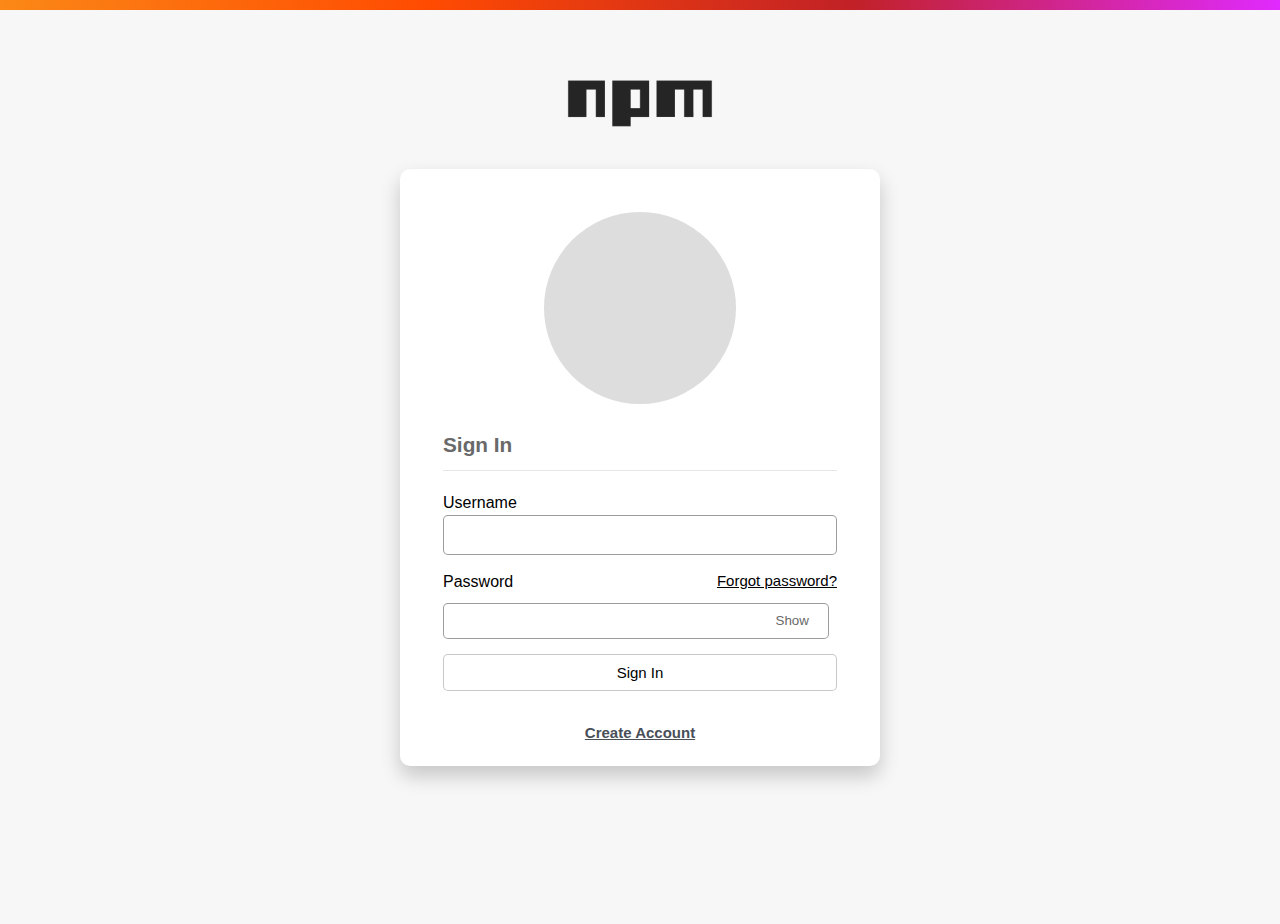
<file: signIn.html>
<!DOCTYPE html>
<html lang="en">
<head>
    <meta charset="UTF-8">
    <meta name="viewport" content="width=device-width, initial-scale=1.0">
    <title>npm | Sign In</title>
    <link rel="stylesheet" href="signinstyle.css">
    <link rel="shortcut icon" href="./img/favicon.png" type="image/x-icon">
</head>
<body>
    <div class="topl"></div>
    <main>
        <header>
            <a href="index.html"><img src="./img/npm.png" alt="npm logo"></a>
        </header>
        <form action="" autocomplete="off">
            <article>
            </article>
            <h1>Sign In</h1>
            <p>Username</p>
            <input type="text" name="name" id="name" required>
            <!-- <p><a href="#">Forgot password?</a></p> -->
            <div class="pw">Password <a href="#">Forgot password?</a></div>
            <input type="password" name="password" id="password">
            <button id="show">Show</button>
            <input type="button" value="Sign In">
            <a href="#">Create Account</a>
        </form>
    </main>
</body>
</html>
</file>
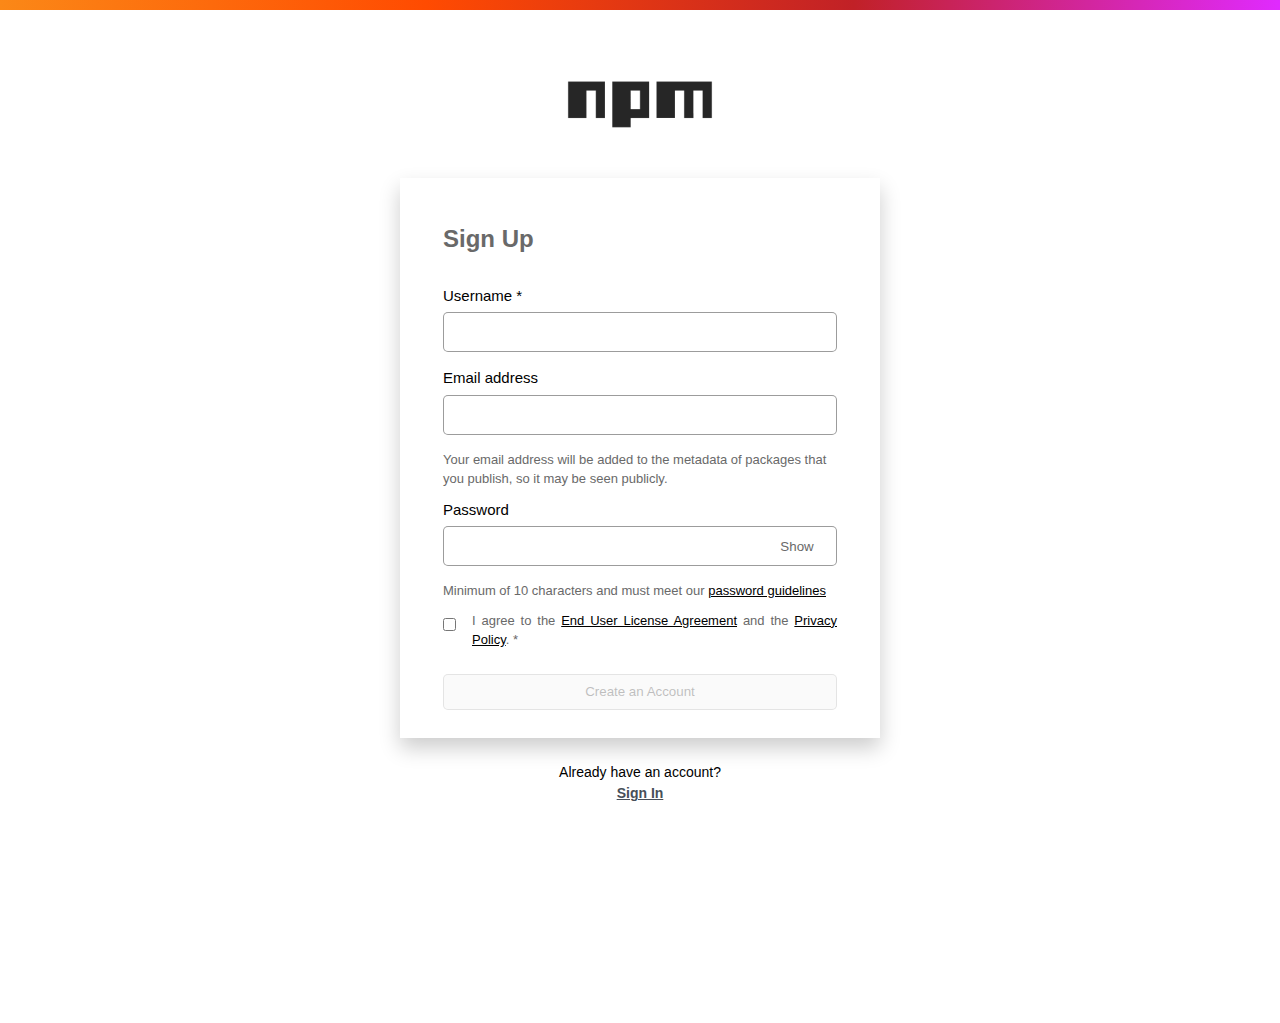
<file: signUp.html>
<!DOCTYPE html>
<html lang="en">
<head>
    <meta charset="UTF-8">
    <meta name="viewport" content="width=device-width, initial-scale=1.0">
    <title>npm | Sign Up</title>
    <link rel="stylesheet" href="signUpstyle.css">
    <link rel="shortcut icon" href="./img/favicon.png" type="image/x-icon">
</head>
<body>
    <div class="container">
        <div class="topl"></div>
        <main>
            <header>
                <a href="index.html"><img src="./img/npm.png" alt="npm logo"></a>
            </header>
            <article>
                <form action="" autocomplete="off">
                    <h1>Sign Up</h1>
                    <p>Username *</p>
                    <input type="text" name="name" id="name" required>
                    <p>Email address</p>
                    <input type="email" name="email" id="email">
                    <span>Your email address will be added to the metadata of packages that you publish, so it may be seen publicly.</span>
                    <p id="pa">Password</p>
                    <input type="password" name="password" id="password">
                    <button id="show">Show</button>
                    <span>Minimum of 10 characters and must meet our <a href="#">password guidelines</a></span>
                    <div class="box2">
                        <input type="checkbox" name="check" id="check">
                        <span>I agree to the <a href="#">End User License Agreement</a> and the <a href="#">Privacy Policy</a>. *</span>
                    </div>
                    <input type="button" value="Create an Account">
                </form>
                <span>Already have an account?</span>
                <a href="#">Sign In</a>
            </article>
        </main>
    </div>
</body>
</html>
</file>
<file: signinstyle.css>
*{
    margin: 0;
    padding: 0;
    box-sizing: border-box;
    line-height: 1.5;
    font-family: 'Source Sans Pro', 'Lucida Grande', sans-serif;
}
body{
    background: #F7F7F7;
}
.topl{
    height:0.65rem;
    background-image:linear-gradient(to right , #fb8817, #ff4b01, #c12127, #e02aff);
}
main{
    height: 53.9rem;
    width: 30rem;
    margin-left: auto;
    margin-right: auto;
}
img{
    display: block;
    margin:3.2rem auto 1.5rem ;
    height: 5.21rem;
    opacity: 85%;
}
form{
    display: block;
    border: solid transparent;
    height: 37.3rem;
    background-color: white;
    box-shadow: 0 10px 20px rgba(0, 0, 0, .2);
    padding: 2.5rem 2.5rem 0;
    margin-bottom: 1.5rem;
    border-radius: 10px;
    position: relative;
}
article{
    margin-left: auto;
    margin-right: auto;
    height: 12rem;
    width: 12rem;
    border-radius: 50%;
    background: #DDDDDD;
}

h1{
    color: dimgray;
    font-size: 1.3rem;
    font-weight: bold;
    padding-bottom: 10px;
    margin:25px 0 20px;
    border-bottom:0.5px solid #E5E5E5;
}
input[type=text],input[type=password]{
    width: 100%;
    height: 2.5rem;
    margin-bottom: 15px;
    border: 1px solid rgba(105, 105, 105, 0.66);
    border-radius: 5px;
}
input[type=password]{
    width: 98%;
    height: 2.3rem;
}
form span{
    display: block;
    font-size: 13px;
    color: dimgray;
    margin-bottom: 10px;
}
input[type=button]{
    display: block;
    width: 100%;
    height: 2.3rem;
    margin-bottom: 1.9rem;
    background: white;
    border: 1px solid #8f8f8f7d;
    border-radius: 5px;
    font-size: 15px;
}
input[type=button]:hover{
    background: linear-gradient(to top,#484f5923,white);
}
form a:last-child{
    display: block;
    text-align: center;
    font-size: 15px;
    color: #484F59;
    font-weight: 600;
}
form .pw,form .pw a{
    display: flex;
    justify-content:space-between;
    margin-bottom: 5px;
    color: black;
    font-weight: 500;
}
#show{
    right: 3.3rem;
    top: 27.3rem;
    position: absolute;
    color: dimgray;
    background-color: white;
    border-color: transparent;
    cursor: pointer;
    width: 4rem;
    border-radius: 5px;
}
#show:hover{
    background-color: #F2F2F2;
}



@media (max-width:600px) {

    body{
        height: 30rem;
    }
    main{
        height: 42rem;
        width: 22.5rem;
    }
    header img{
        margin: -0.3rem auto 0.8rem;
        height: 4.4rem;
        
    }
    form{
        height: 37rem;
        padding: 2rem;
    }
    #show{
        top: 26.9rem;
        right: 2.7rem;
    }
}
</file>
<file: signUpstyle.css>
*{
    margin: 0;
    padding: 0;
    box-sizing: border-box;
    font-family: 'Source Sans Pro', 'Lucida Grande', sans-serif;
    line-height: 1.5;
}
main{
    height: 60rem;
    width: 30rem;
    margin-left: auto;
    margin-right: auto;
}
.topl{
    height:0.65rem;
    background-image:linear-gradient(to right , #fb8817, #ff4b01, #c12127, #e02aff);
}
img{
    display: block;
    margin:3.3rem auto 2rem ;
    height: 5.2rem;
    opacity: 85%;
}
form{
    display: block;
    border: solid transparent;
    height: 35rem;
    width: 100%;
    box-shadow: 0 10px 20px rgba(0, 0, 0, .2);
    padding: 2.5rem;
    margin-bottom: 1.5rem;
    position: relative;
}
h1{
    color: dimgray;
    font-size: 1.5rem;
    font-weight: bold;
    margin-bottom: 1.7rem;
}
p{
    font-size: 15px;
    font-weight: 500;
    margin-bottom: 5px;
}
input[type=text],input[type=email],input[type=password]{
    width: 100%;
    height: 2.5rem;
    margin-bottom: 15px;
    border: 1px solid rgba(105, 105, 105, 0.66);
    border-radius: 5px;
}   
#show{
    top: 22.1rem;
    right: 3rem;
    position: absolute;
    color: dimgray;
    background-color: white;
    border-color: transparent;
    cursor: pointer;
    width: 4rem;
    border-radius: 5px;
}
#show:hover{
    background-color: #F2F2F2;
}
form span{
    display: block;
    font-size: 13px;
    color: dimgray;
    margin-bottom: 10px;
}
input[type=checkbox]{
    display: inline;
    margin:-20px 0 1rem;
}
.box2{
    display: flex;
}
.box2 span{
    /* display: inline-block; */
    padding-left: 1rem;
    text-align: justify;
    margin-bottom: 1.5rem;
    font-size: 13px;
}

input[type=button]{
    display: block;
    width: 100%;
    height: 2.3rem;
    margin-bottom: 5rem;
    opacity: 25%;
    border: 1px solid rgba(105, 105, 105, 0.66);
    border-radius: 5px;
}
article>span,article>a{
    display: block;
    text-align: center;
    font-size: 14px;
}
form span>a{    
    color: black;
}
article>a{
    color: #484F59;
    font-weight: 600;
}

@media (max-width:600px) {

    main{
        height: 49rem;
        width: 22.5rem;
    }
    header img{
        margin: -0.5rem auto 0.8rem;
        height: 4.4rem;
        
    }
    form{
        height: 38rem;
        padding: 2rem;
    }
    #show{
        top: 23.7rem;   
    }
    #pa{
        margin-top: 25px;
    }
    article>span{
        font-size: 16px;
        margin-bottom: 1rem;
    }
    article>a{
        font-size: 0.95rem;
    }
}
</file>
